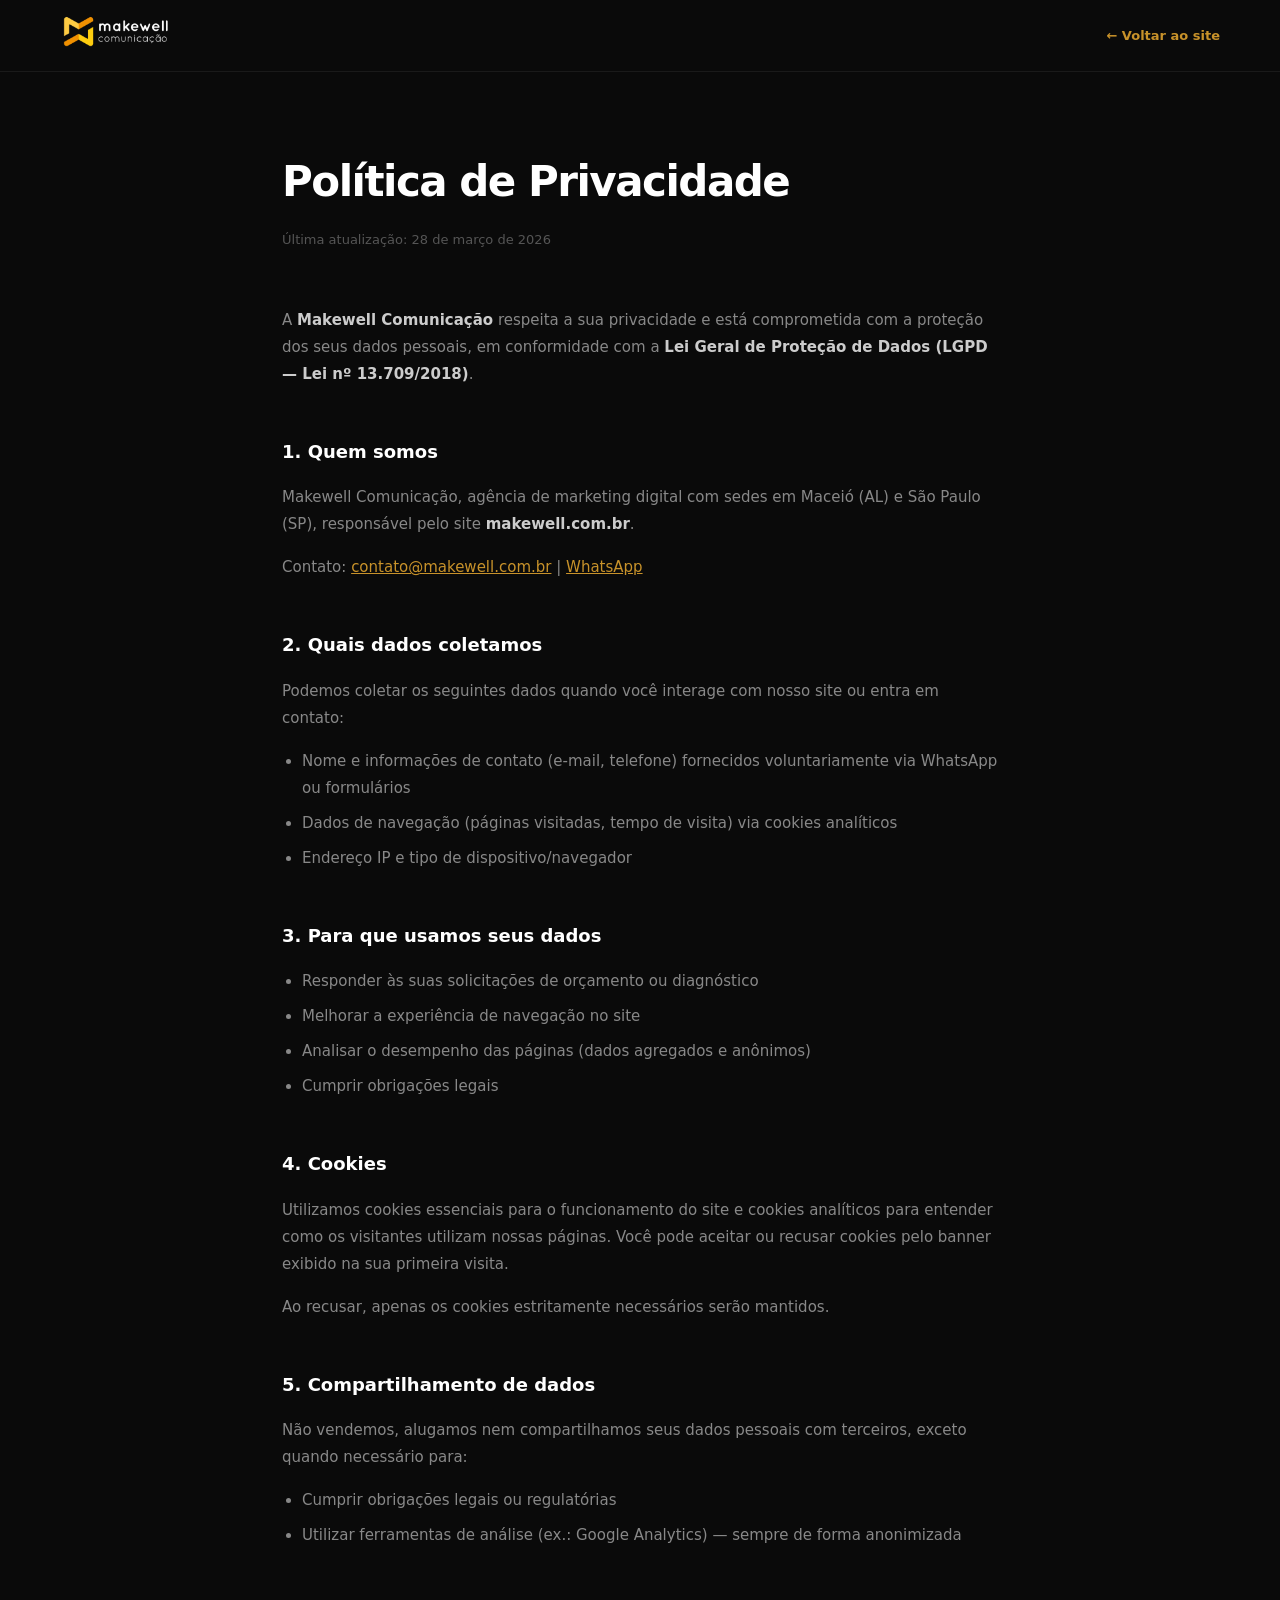
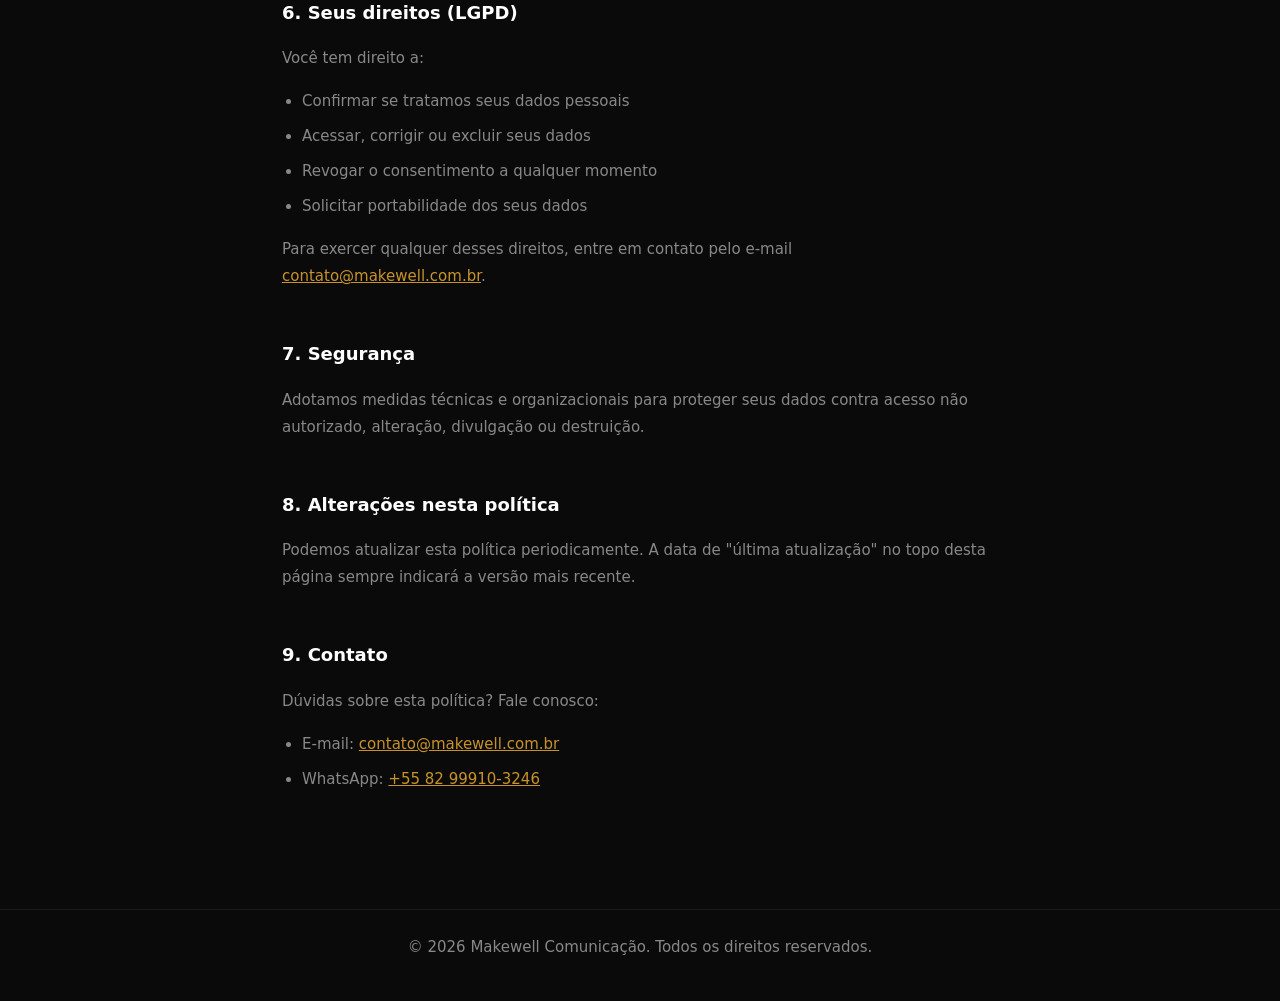
<file: politica-de-privacidade.html>
<!DOCTYPE html>
<html lang="pt-BR">
<head>
<meta charset="UTF-8">
<meta name="viewport" content="width=device-width, initial-scale=1.0">
<title>Política de Privacidade | Makewell Comunicação</title>
<link rel="icon" type="image/png" sizes="32x32" href="favicon-32.png">
<meta name="robots" content="noindex, nofollow">
<meta name="theme-color" content="#F07820">
<style>
  *, *::before, *::after { box-sizing: border-box; margin: 0; padding: 0; }
  :root { --gold: #C8922A; --gold-light: #F07820; --dark: #0a0a0a; }
  body { background: var(--dark); color: #ccc; font-family: 'Segoe UI', system-ui, -apple-system, sans-serif; line-height: 1.8; }

  header { background: var(--dark); border-bottom: 1px solid #1a1a1a; padding: 0 60px; height: 72px; display: flex; align-items: center; justify-content: space-between; position: sticky; top: 0; z-index: 100; }
  header img { height: 36px; width: auto; }
  header a { color: var(--gold); text-decoration: none; font-size: 13px; font-weight: 700; }
  header a:hover { text-decoration: underline; }

  main { max-width: 780px; margin: 0 auto; padding: 72px 32px 100px; }
  h1 { font-size: clamp(28px, 4vw, 42px); font-weight: 900; color: #fff; letter-spacing: -1.5px; margin-bottom: 8px; }
  .updated { font-size: 13px; color: #555; margin-bottom: 56px; }
  h2 { font-size: 18px; font-weight: 800; color: #fff; margin: 48px 0 16px; }
  p { font-size: 15px; color: #888; margin-bottom: 16px; }
  ul { padding-left: 20px; margin-bottom: 16px; }
  li { font-size: 15px; color: #888; margin-bottom: 8px; }
  a { color: var(--gold); }
  strong { color: #ccc; }

  footer { border-top: 1px solid #1a1a1a; padding: 24px 60px; text-align: center; font-size: 13px; color: #555; }

  @media (max-width: 768px) { header { padding: 0 20px; } main { padding: 48px 20px 80px; } footer { padding: 24px 20px; } }
</style>
</head>
<body>
  <header>
    <a href="/"><img src="logo-white.webp" alt="Makewell Comunicação" width="144" height="36"></a>
    <a href="/">← Voltar ao site</a>
  </header>

  <main>
    <h1>Política de Privacidade</h1>
    <p class="updated">Última atualização: 28 de março de 2026</p>

    <p>A <strong>Makewell Comunicação</strong> respeita a sua privacidade e está comprometida com a proteção dos seus dados pessoais, em conformidade com a <strong>Lei Geral de Proteção de Dados (LGPD — Lei nº 13.709/2018)</strong>.</p>

    <h2>1. Quem somos</h2>
    <p>Makewell Comunicação, agência de marketing digital com sedes em Maceió (AL) e São Paulo (SP), responsável pelo site <strong>makewell.com.br</strong>.</p>
    <p>Contato: <a href="mailto:contato@makewell.com.br">contato@makewell.com.br</a> | <a href="https://wa.me/5582999103246">WhatsApp</a></p>

    <h2>2. Quais dados coletamos</h2>
    <p>Podemos coletar os seguintes dados quando você interage com nosso site ou entra em contato:</p>
    <ul>
      <li>Nome e informações de contato (e-mail, telefone) fornecidos voluntariamente via WhatsApp ou formulários</li>
      <li>Dados de navegação (páginas visitadas, tempo de visita) via cookies analíticos</li>
      <li>Endereço IP e tipo de dispositivo/navegador</li>
    </ul>

    <h2>3. Para que usamos seus dados</h2>
    <ul>
      <li>Responder às suas solicitações de orçamento ou diagnóstico</li>
      <li>Melhorar a experiência de navegação no site</li>
      <li>Analisar o desempenho das páginas (dados agregados e anônimos)</li>
      <li>Cumprir obrigações legais</li>
    </ul>

    <h2>4. Cookies</h2>
    <p>Utilizamos cookies essenciais para o funcionamento do site e cookies analíticos para entender como os visitantes utilizam nossas páginas. Você pode aceitar ou recusar cookies pelo banner exibido na sua primeira visita.</p>
    <p>Ao recusar, apenas os cookies estritamente necessários serão mantidos.</p>

    <h2>5. Compartilhamento de dados</h2>
    <p>Não vendemos, alugamos nem compartilhamos seus dados pessoais com terceiros, exceto quando necessário para:</p>
    <ul>
      <li>Cumprir obrigações legais ou regulatórias</li>
      <li>Utilizar ferramentas de análise (ex.: Google Analytics) — sempre de forma anonimizada</li>
    </ul>

    <h2>6. Seus direitos (LGPD)</h2>
    <p>Você tem direito a:</p>
    <ul>
      <li>Confirmar se tratamos seus dados pessoais</li>
      <li>Acessar, corrigir ou excluir seus dados</li>
      <li>Revogar o consentimento a qualquer momento</li>
      <li>Solicitar portabilidade dos seus dados</li>
    </ul>
    <p>Para exercer qualquer desses direitos, entre em contato pelo e-mail <a href="mailto:contato@makewell.com.br">contato@makewell.com.br</a>.</p>

    <h2>7. Segurança</h2>
    <p>Adotamos medidas técnicas e organizacionais para proteger seus dados contra acesso não autorizado, alteração, divulgação ou destruição.</p>

    <h2>8. Alterações nesta política</h2>
    <p>Podemos atualizar esta política periodicamente. A data de "última atualização" no topo desta página sempre indicará a versão mais recente.</p>

    <h2>9. Contato</h2>
    <p>Dúvidas sobre esta política? Fale conosco:</p>
    <ul>
      <li>E-mail: <a href="mailto:contato@makewell.com.br">contato@makewell.com.br</a></li>
      <li>WhatsApp: <a href="https://wa.me/5582999103246">+55 82 99910-3246</a></li>
    </ul>
  </main>

  <footer>
    <p>© 2026 Makewell Comunicação. Todos os direitos reservados.</p>
  </footer>
</body>
</html>
</file>
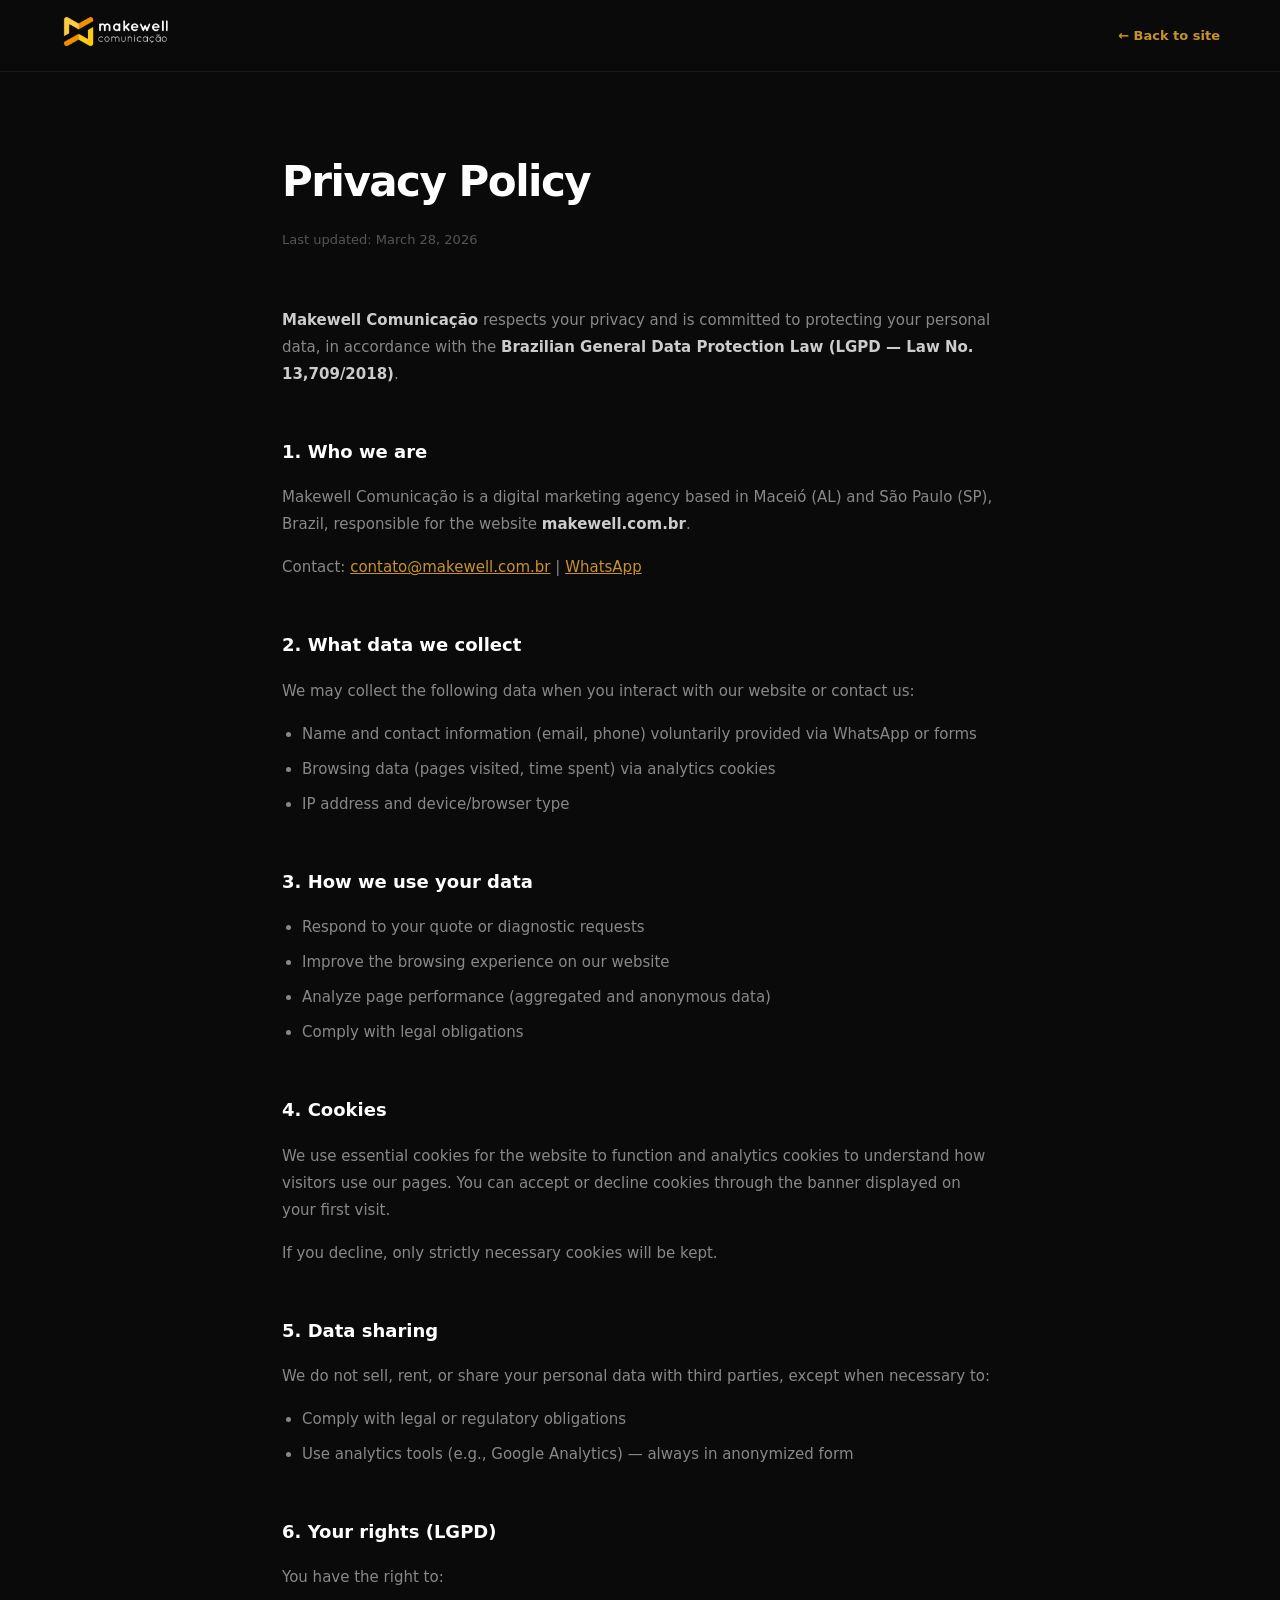
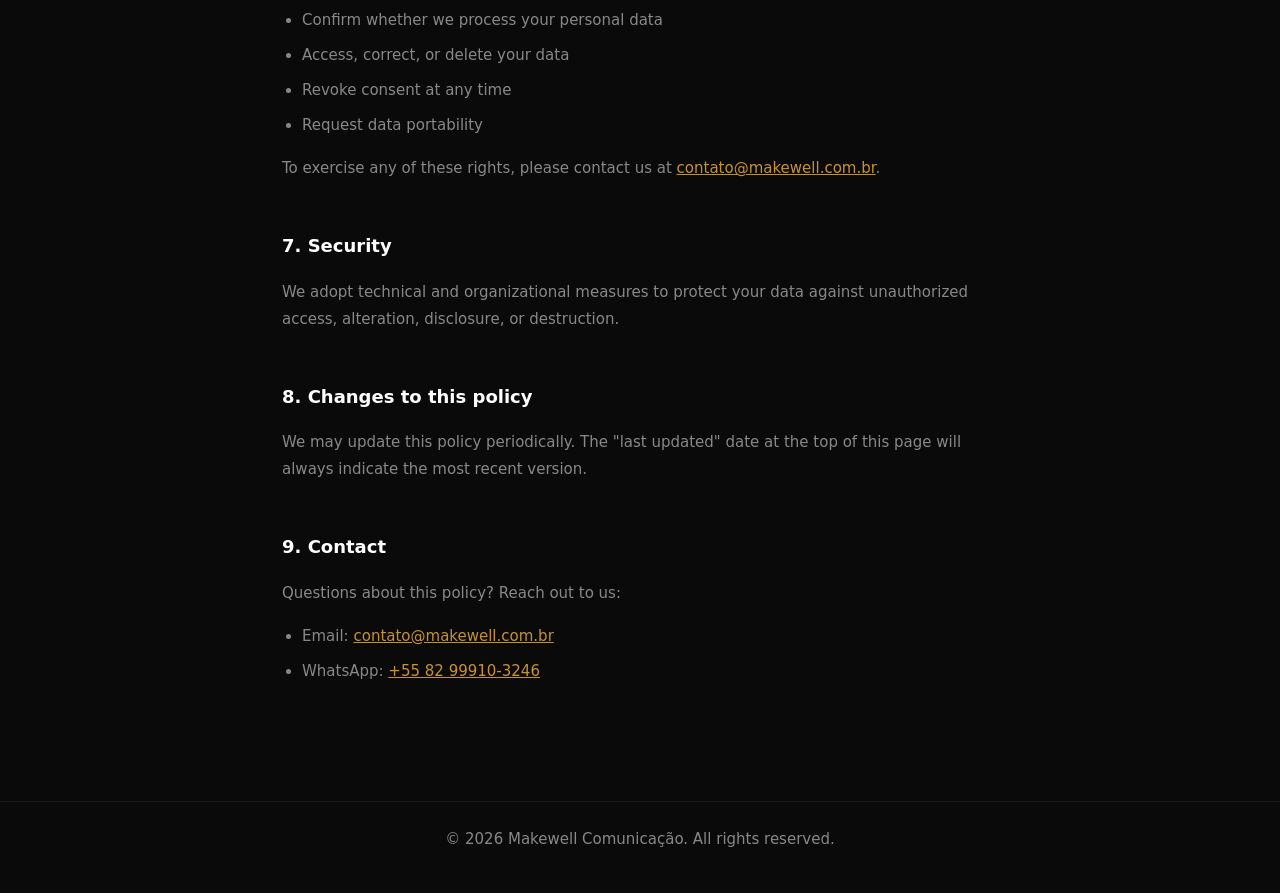
<file: en/privacy-policy.html>
<!DOCTYPE html>
<html lang="en">
<head>
<meta charset="UTF-8">
<meta name="viewport" content="width=device-width, initial-scale=1.0">
<title>Privacy Policy | Makewell Comunicação</title>
<link rel="icon" type="image/png" sizes="32x32" href="../favicon-32.png">
<meta name="robots" content="noindex, nofollow">
<meta name="theme-color" content="#F07820">
<style>
  *, *::before, *::after { box-sizing: border-box; margin: 0; padding: 0; }
  :root { --gold: #C8922A; --gold-light: #F07820; --dark: #0a0a0a; }
  body { background: var(--dark); color: #ccc; font-family: 'Segoe UI', system-ui, -apple-system, sans-serif; line-height: 1.8; }

  header { background: var(--dark); border-bottom: 1px solid #1a1a1a; padding: 0 60px; height: 72px; display: flex; align-items: center; justify-content: space-between; position: sticky; top: 0; z-index: 100; }
  header img { height: 36px; width: auto; }
  header a { color: var(--gold); text-decoration: none; font-size: 13px; font-weight: 700; }
  header a:hover { text-decoration: underline; }

  main { max-width: 780px; margin: 0 auto; padding: 72px 32px 100px; }
  h1 { font-size: clamp(28px, 4vw, 42px); font-weight: 900; color: #fff; letter-spacing: -1.5px; margin-bottom: 8px; }
  .updated { font-size: 13px; color: #555; margin-bottom: 56px; }
  h2 { font-size: 18px; font-weight: 800; color: #fff; margin: 48px 0 16px; }
  p { font-size: 15px; color: #888; margin-bottom: 16px; }
  ul { padding-left: 20px; margin-bottom: 16px; }
  li { font-size: 15px; color: #888; margin-bottom: 8px; }
  a { color: var(--gold); }
  strong { color: #ccc; }

  footer { border-top: 1px solid #1a1a1a; padding: 24px 60px; text-align: center; font-size: 13px; color: #555; }

  @media (max-width: 768px) { header { padding: 0 20px; } main { padding: 48px 20px 80px; } footer { padding: 24px 20px; } }
</style>
</head>
<body>
  <header>
    <a href="/en/"><img src="../logo-white.webp" alt="Makewell Comunicação" width="144" height="36"></a>
    <a href="/en/">&larr; Back to site</a>
  </header>

  <main>
    <h1>Privacy Policy</h1>
    <p class="updated">Last updated: March 28, 2026</p>

    <p><strong>Makewell Comunicação</strong> respects your privacy and is committed to protecting your personal data, in accordance with the <strong>Brazilian General Data Protection Law (LGPD — Law No. 13,709/2018)</strong>.</p>

    <h2>1. Who we are</h2>
    <p>Makewell Comunicação is a digital marketing agency based in Maceió (AL) and São Paulo (SP), Brazil, responsible for the website <strong>makewell.com.br</strong>.</p>
    <p>Contact: <a href="mailto:contato@makewell.com.br">contato@makewell.com.br</a> | <a href="https://wa.me/5582999103246">WhatsApp</a></p>

    <h2>2. What data we collect</h2>
    <p>We may collect the following data when you interact with our website or contact us:</p>
    <ul>
      <li>Name and contact information (email, phone) voluntarily provided via WhatsApp or forms</li>
      <li>Browsing data (pages visited, time spent) via analytics cookies</li>
      <li>IP address and device/browser type</li>
    </ul>

    <h2>3. How we use your data</h2>
    <ul>
      <li>Respond to your quote or diagnostic requests</li>
      <li>Improve the browsing experience on our website</li>
      <li>Analyze page performance (aggregated and anonymous data)</li>
      <li>Comply with legal obligations</li>
    </ul>

    <h2>4. Cookies</h2>
    <p>We use essential cookies for the website to function and analytics cookies to understand how visitors use our pages. You can accept or decline cookies through the banner displayed on your first visit.</p>
    <p>If you decline, only strictly necessary cookies will be kept.</p>

    <h2>5. Data sharing</h2>
    <p>We do not sell, rent, or share your personal data with third parties, except when necessary to:</p>
    <ul>
      <li>Comply with legal or regulatory obligations</li>
      <li>Use analytics tools (e.g., Google Analytics) — always in anonymized form</li>
    </ul>

    <h2>6. Your rights (LGPD)</h2>
    <p>You have the right to:</p>
    <ul>
      <li>Confirm whether we process your personal data</li>
      <li>Access, correct, or delete your data</li>
      <li>Revoke consent at any time</li>
      <li>Request data portability</li>
    </ul>
    <p>To exercise any of these rights, please contact us at <a href="mailto:contato@makewell.com.br">contato@makewell.com.br</a>.</p>

    <h2>7. Security</h2>
    <p>We adopt technical and organizational measures to protect your data against unauthorized access, alteration, disclosure, or destruction.</p>

    <h2>8. Changes to this policy</h2>
    <p>We may update this policy periodically. The "last updated" date at the top of this page will always indicate the most recent version.</p>

    <h2>9. Contact</h2>
    <p>Questions about this policy? Reach out to us:</p>
    <ul>
      <li>Email: <a href="mailto:contato@makewell.com.br">contato@makewell.com.br</a></li>
      <li>WhatsApp: <a href="https://wa.me/5582999103246">+55 82 99910-3246</a></li>
    </ul>
  </main>

  <footer>
    <p>&copy; 2026 Makewell Comunicação. All rights reserved.</p>
  </footer>
</body>
</html>
</file>
